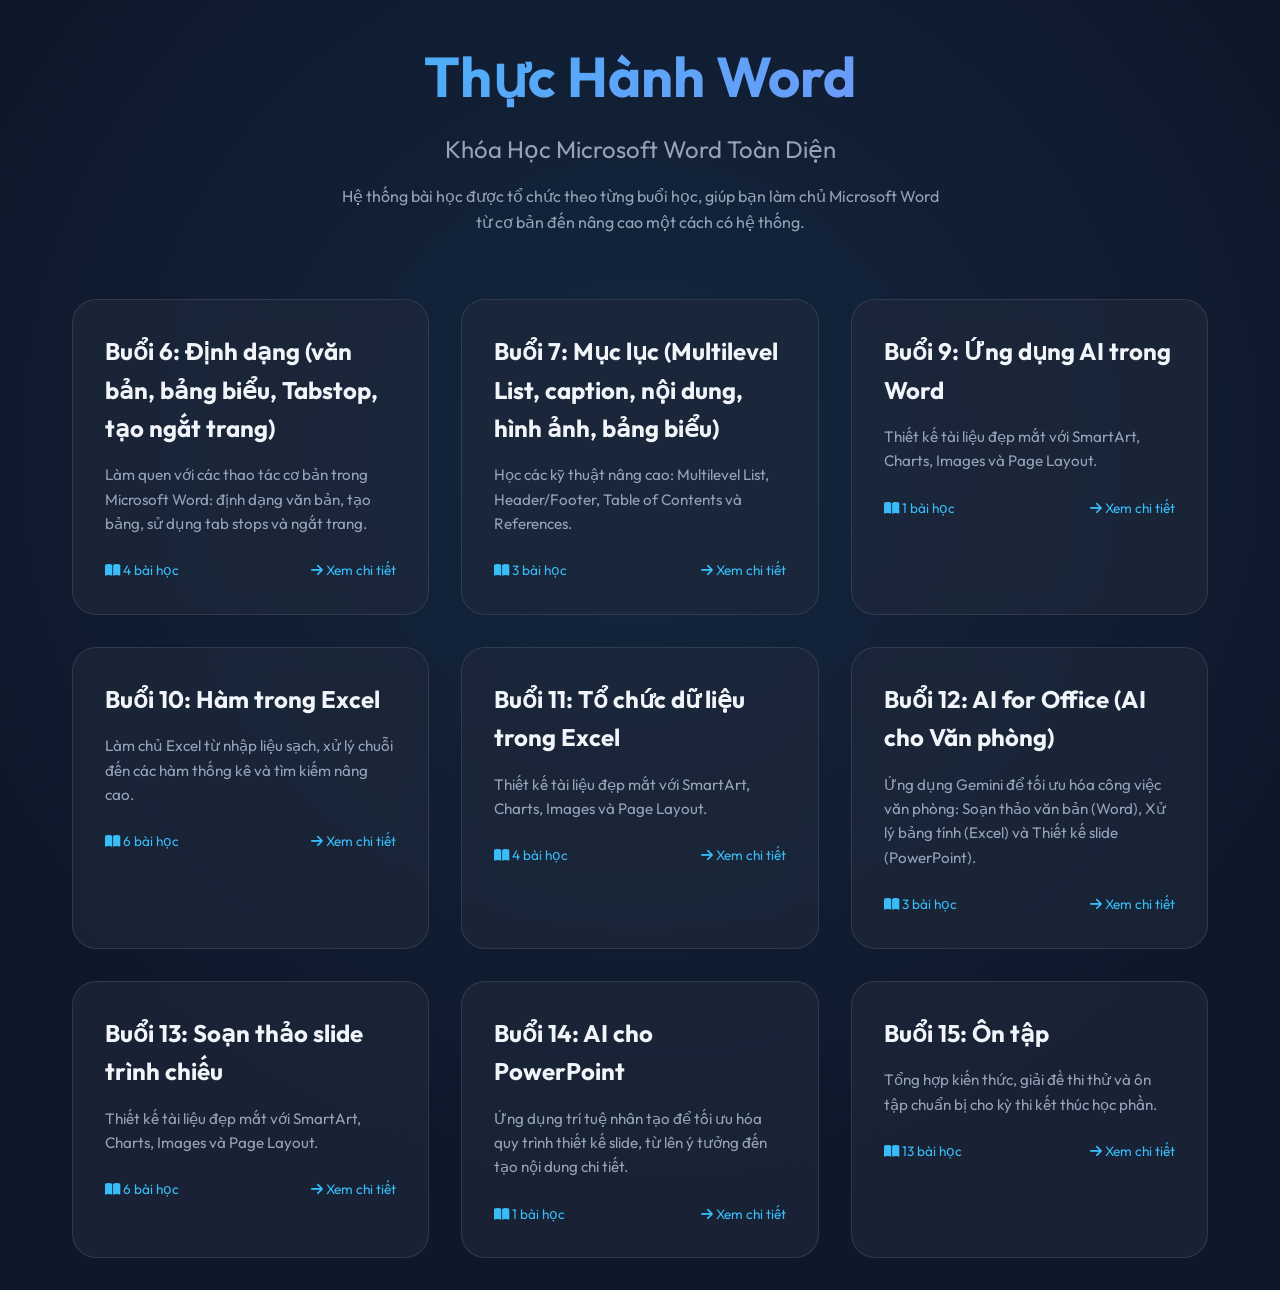
<file: index.html>
<!DOCTYPE html>
<html lang="vi">

<head>
	<meta charset="UTF-8" />
	<meta name="viewport" content="width=device-width, initial-scale=1.0" />
	<title>Thực Hành Word - Buổi 1</title>
	<link rel="stylesheet" href="styles/main.css" />
	<link href="https://fonts.googleapis.com/css2?family=Outfit:wght@300;400;600;700&display=swap" rel="stylesheet" />
	<link rel="stylesheet" href="https://cdnjs.cloudflare.com/ajax/libs/font-awesome/6.4.0/css/all.min.css" />
</head>

<body>
	<div class="background-glob"></div>
	<div class="container">
		<header>
			<div class="header-content">
				<h1>Thực Hành Word</h1>
				<p class="subtitle">Khóa Học Microsoft Word Toàn Diện</p>
				<p class="description">
					Hệ thống bài học được tổ chức theo từng buổi học, giúp bạn làm chủ Microsoft Word từ cơ bản đến nâng
					cao một cách có hệ thống.
				</p>
			</div>
		</header>

		<section id="session-grid" class="lesson-grid">
			<!-- Sessions will be injected here by JS -->
		</section>
		</section>

		<!-- <footer>
			<p>&copy; 2024 Khoa CNTT - Đại Học Đông Á. Designed for Students.</p>
		</footer> -->
	</div>

	<script src="data/lessons.js"></script>
	<script src="scripts/app.js"></script>
</body>

</html>
</file>
<file: styles/main.css>
:root {
    --bg-color: #0f172a;
    --card-bg: rgba(30, 41, 59, 0.7);
    --text-primary: #f1f5f9;
    --text-secondary: #94a3b8;
    --accent-color: #38bdf8;
    --accent-gradient: linear-gradient(135deg, #38bdf8 0%, #818cf8 100%);
    --glass-border: 1px solid rgba(255, 255, 255, 0.1);
    --hover-effect: all 0.3s cubic-bezier(0.4, 0, 0.2, 1);
}

* {
    box-sizing: border-box;
    margin: 0;
    padding: 0;
}

body {
    font-family: 'Outfit', sans-serif;
    background-color: var(--bg-color);
    color: var(--text-primary);
    line-height: 1.6;
    overflow-x: hidden;
    min-height: 100vh;
}

/* Background blob effect */
.background-glob {
    position: fixed;
    top: -50%;
    left: -50%;
    width: 200%;
    height: 200%;
    background: radial-gradient(circle at 50% 50%, rgba(56, 189, 248, 0.1) 0%, rgba(15, 23, 42, 0) 50%);
    animation: rotate 60s linear infinite;
    z-index: -1;
    pointer-events: none;
}

@keyframes rotate {
    0% {
        transform: rotate(0deg);
    }

    100% {
        transform: rotate(360deg);
    }
}

.container {
    max-width: 1200px;
    margin: 0 auto;
    padding: 2rem;
}

/* Header */
header {
    text-align: center;
    margin-bottom: 4rem;
    animation: fadeInDown 0.8s ease-out;
}

h1 {
    font-size: 3.5rem;
    font-weight: 700;
    background: var(--accent-gradient);
    background-clip: text;
    -webkit-background-clip: text;
    -webkit-text-fill-color: transparent;
    margin-bottom: 0.5rem;
}

.subtitle {
    font-size: 1.5rem;
    color: var(--text-secondary);
    margin-bottom: 1rem;
}

.description {
    max-width: 600px;
    margin: 0 auto;
    color: var(--text-secondary);
}

/* Buttons */
.btn {
    display: inline-flex;
    align-items: center;
    padding: 0.75rem 1.5rem;
    border-radius: 99px;
    text-decoration: none;
    font-weight: 600;
    transition: var(--hover-effect);
}

.btn-secondary {
    background: rgba(255, 255, 255, 0.05);
    color: var(--text-primary);
    border: var(--glass-border);
    margin-top: 1.5rem;
}

.btn-secondary:hover {
    background: rgba(255, 255, 255, 0.1);
    transform: translateY(-2px);
}

/* Lesson Grid */
.lesson-grid {
    display: grid;
    grid-template-columns: repeat(auto-fit, minmax(300px, 1fr));
    gap: 2rem;
    animation: fadeInUp 1s ease-out 0.2s backwards;
}

.lesson-card {
    background: var(--card-bg);
    backdrop-filter: blur(12px);
    border: var(--glass-border);
    border-radius: 1.5rem;
    padding: 2rem;
    transition: var(--hover-effect);
    cursor: pointer;
    position: relative;
    overflow: hidden;
    text-decoration: none;
    color: inherit;
    display: block;
}

.lesson-card:hover {
    transform: translateY(-10px);
    box-shadow: 0 20px 40px rgba(0, 0, 0, 0.2);
    border-color: rgba(56, 189, 248, 0.3);
}

.lesson-card::before {
    content: '';
    position: absolute;
    top: 0;
    left: 0;
    width: 100%;
    height: 4px;
    background: var(--accent-gradient);
    opacity: 0;
    transition: var(--hover-effect);
}

.lesson-card:hover::before {
    opacity: 1;
}

.lesson-card h2 {
    font-size: 1.5rem;
    margin-bottom: 1rem;
}

.lesson-card p {
    color: var(--text-secondary);
    font-size: 0.95rem;
}

.card-footer {
    margin-top: 1.5rem;
    display: flex;
    justify-content: space-between;
    align-items: center;
    font-size: 0.85rem;
    color: var(--accent-color);
}

/* Lesson Detail Page */
.navbar {
    padding: 1rem 2rem;
    background: rgba(15, 23, 42, 0.8);
    backdrop-filter: blur(10px);
    border-bottom: var(--glass-border);
    position: sticky;
    top: 0;
    z-index: 100;
    display: flex;
    justify-content: space-between;
    align-items: center;
}

.back-link {
    color: var(--text-primary);
    text-decoration: none;
    font-weight: 500;
    display: flex;
    align-items: center;
    gap: 0.5rem;
    transition: var(--hover-effect);
}

.back-link:hover {
    color: var(--accent-color);
}

.lesson-container {
    display: grid;
    grid-template-columns: 1fr 1fr;
    gap: 2rem;
    height: calc(100vh - 80px);
    /* Full height minus navbar */
    padding: 2rem;
    max-width: 100%;
    overflow: hidden;
}

.lesson-left {
    display: flex;
    flex-direction: column;
    gap: 1.5rem;
    padding-right: 1rem;
    overflow-y: auto;
    /* Allow scrolling if content is too tall */
    max-height: 100%;
}

.lesson-left::-webkit-scrollbar {
    width: 6px;
}

.lesson-left::-webkit-scrollbar-track {
    background: rgba(255, 255, 255, 0.05);
}

.lesson-left::-webkit-scrollbar-thumb {
    background: rgba(255, 255, 255, 0.2);
    border-radius: 3px;
}

.lesson-header h1 {
    font-size: 2rem;
    margin-bottom: 0.5rem;
}

.lesson-desc {
    color: var(--text-secondary);
    font-size: 1rem;
}

.lesson-right {
    overflow-y: auto;
    padding-right: 1rem;
    display: flex;
    flex-direction: column;
    gap: 2rem;
}

/* Custom scrollbar for right panel */
.lesson-right::-webkit-scrollbar {
    width: 8px;
}

.lesson-right::-webkit-scrollbar-track {
    background: rgba(255, 255, 255, 0.05);
    border-radius: 4px;
}

.lesson-right::-webkit-scrollbar-thumb {
    background: var(--accent-color);
    border-radius: 4px;
}

.lesson-right::-webkit-scrollbar-thumb:hover {
    background: #5ccfff;
}

.video-wrapper {
    position: relative;
    padding-bottom: 56.25%;
    /* 16:9 ratio */
    height: 0;
    overflow: hidden;
    border-radius: 1rem;
    box-shadow: 0 10px 30px rgba(0, 0, 0, 0.3);
    margin: 0 0 1rem 0;
    /* Reduced margin */
    border: var(--glass-border);
}

.video-wrapper iframe {
    position: absolute;
    top: 0;
    left: 0;
    width: 100%;
    height: 100%;
    border: none;
}

.resources-section h3,
.lesson-steps h3 {
    margin-bottom: 1rem;
    color: var(--accent-color);
    display: flex;
    align-items: center;
    gap: 0.5rem;
}

.resource-grid {
    display: grid;
    grid-template-columns: repeat(auto-fill, minmax(200px, 1fr));
    gap: 1rem;
}

.resource-item {
    background: rgba(255, 255, 255, 0.03);
    border: var(--glass-border);
    padding: 1rem;
    border-radius: 0.75rem;
    text-decoration: none;
    color: var(--text-secondary);
    display: flex;
    align-items: center;
    gap: 0.75rem;
    transition: var(--hover-effect);
}

.resource-item:hover {
    background: rgba(255, 255, 255, 0.08);
    color: var(--text-primary);
    transform: translateY(-2px);
}

/* Accordion Steps */
.step-accordion {
    display: flex;
    flex-direction: column;
    gap: 1rem;
}

.step-item {
    background: var(--card-bg);
    border: var(--glass-border);
    border-radius: 0.75rem;
    overflow: hidden;
    transition: var(--hover-effect);
}

.step-header {
    padding: 1rem 1.5rem;
    cursor: pointer;
    display: flex;
    justify-content: space-between;
    align-items: center;
    font-weight: 600;
}

.step-header:hover {
    background: rgba(255, 255, 255, 0.05);
}

.step-title-wrapper {
    display: flex;
    align-items: center;
    gap: 1rem;
}

.step-icon-visual {
    color: var(--accent-color);
    font-size: 1.2rem;
    width: 24px;
    text-align: center;
}

.step-toggle-icon {
    transition: transform 0.3s ease;
}

.step-content {
    max-height: 0;
    overflow: hidden;
    transition: max-height 0.3s ease-out;
    background: rgba(0, 0, 0, 0.2);
    padding: 0 1.5rem;
}

.step-text {
    padding: 1rem 0;
    color: var(--text-secondary);
    line-height: 1.8;
}

.step-text div {
    margin-bottom: 0.5rem;
}

.step-text strong {
    color: var(--text-primary);
    font-weight: 700;
}

/* Slide Images */
.step-slide-container {
    margin: 1rem 0 1.5rem 0;
    background: rgba(0, 0, 0, 0.3);
    padding: 1rem;
    border-radius: 0.5rem;
    border: var(--glass-border);
}

.slide-label {
    display: block;
    margin-bottom: 0.5rem;
    font-weight: 600;
    font-size: 0.85rem;
    color: var(--accent-color);
}

.step-slide-img {
    width: 100%;
    max-width: 600px;
    height: auto;
    border-radius: 0.25rem;
    display: block;
    box-shadow: 0 4px 6px rgba(0, 0, 0, 0.3);
    cursor: zoom-in;
    /* Indicate zoomable */
    transition: transform 0.3s ease;
}

.step-slide-img:hover {
    transform: scale(1.02);
}


.step-item.active .step-content {
    max-height: 5000px;
}

.step-item.active .step-toggle-icon {
    transform: rotate(180deg);
}

.step-item.active .step-header {
    color: var(--accent-color);
}

/* Lightbox Modal */
.lightbox {
    display: none;
    position: fixed;
    z-index: 1000;
    left: 0;
    top: 0;
    width: 100%;
    height: 100%;
    overflow: hidden;
    background-color: rgba(0, 0, 0, 0.9);
    backdrop-filter: blur(5px);
    justify-content: center;
    align-items: center;
    flex-direction: column;
    animation: fadeIn 0.3s ease-out;
}

.lightbox-content {
    margin: auto;
    display: block;
    width: auto;
    height: auto;
    max-width: 90%;
    max-height: 85vh;
    border-radius: 8px;
    box-shadow: 0 0 20px rgba(255, 255, 255, 0.1);
    animation: zoomIn 0.3s ease-out;
}

#lightbox-caption {
    margin: 15px auto 0;
    display: block;
    width: 80%;
    max-width: 700px;
    text-align: center;
    color: #ccc;
    font-size: 1.1rem;
    height: auto;
}

.lightbox-close {
    position: absolute;
    top: 20px;
    right: 35px;
    color: #f1f1f1;
    font-size: 40px;
    font-weight: bold;
    transition: 0.3s;
    cursor: pointer;
    z-index: 1001;
}

.lightbox-close:hover,
.lightbox-close:focus {
    color: var(--accent-color);
    text-decoration: none;
    cursor: pointer;
}

@keyframes fadeIn {
    from {
        opacity: 0;
    }

    to {
        opacity: 1;
    }
}

@keyframes zoomIn {
    from {
        transform: scale(0.9);
        opacity: 0;
    }

    to {
        transform: scale(1);
        opacity: 1;
    }
}

/* Responsive */
@media (max-width: 900px) {
    .lesson-container {
        grid-template-columns: 1fr;
        height: auto;
        overflow: visible;
    }

    .lesson-left,
    .lesson-right {
        padding-right: 0;
    }

    .lesson-right {
        overflow-y: visible;
        height: auto;
    }

    h1 {
        font-size: 2.5rem;
    }
}
</file>
